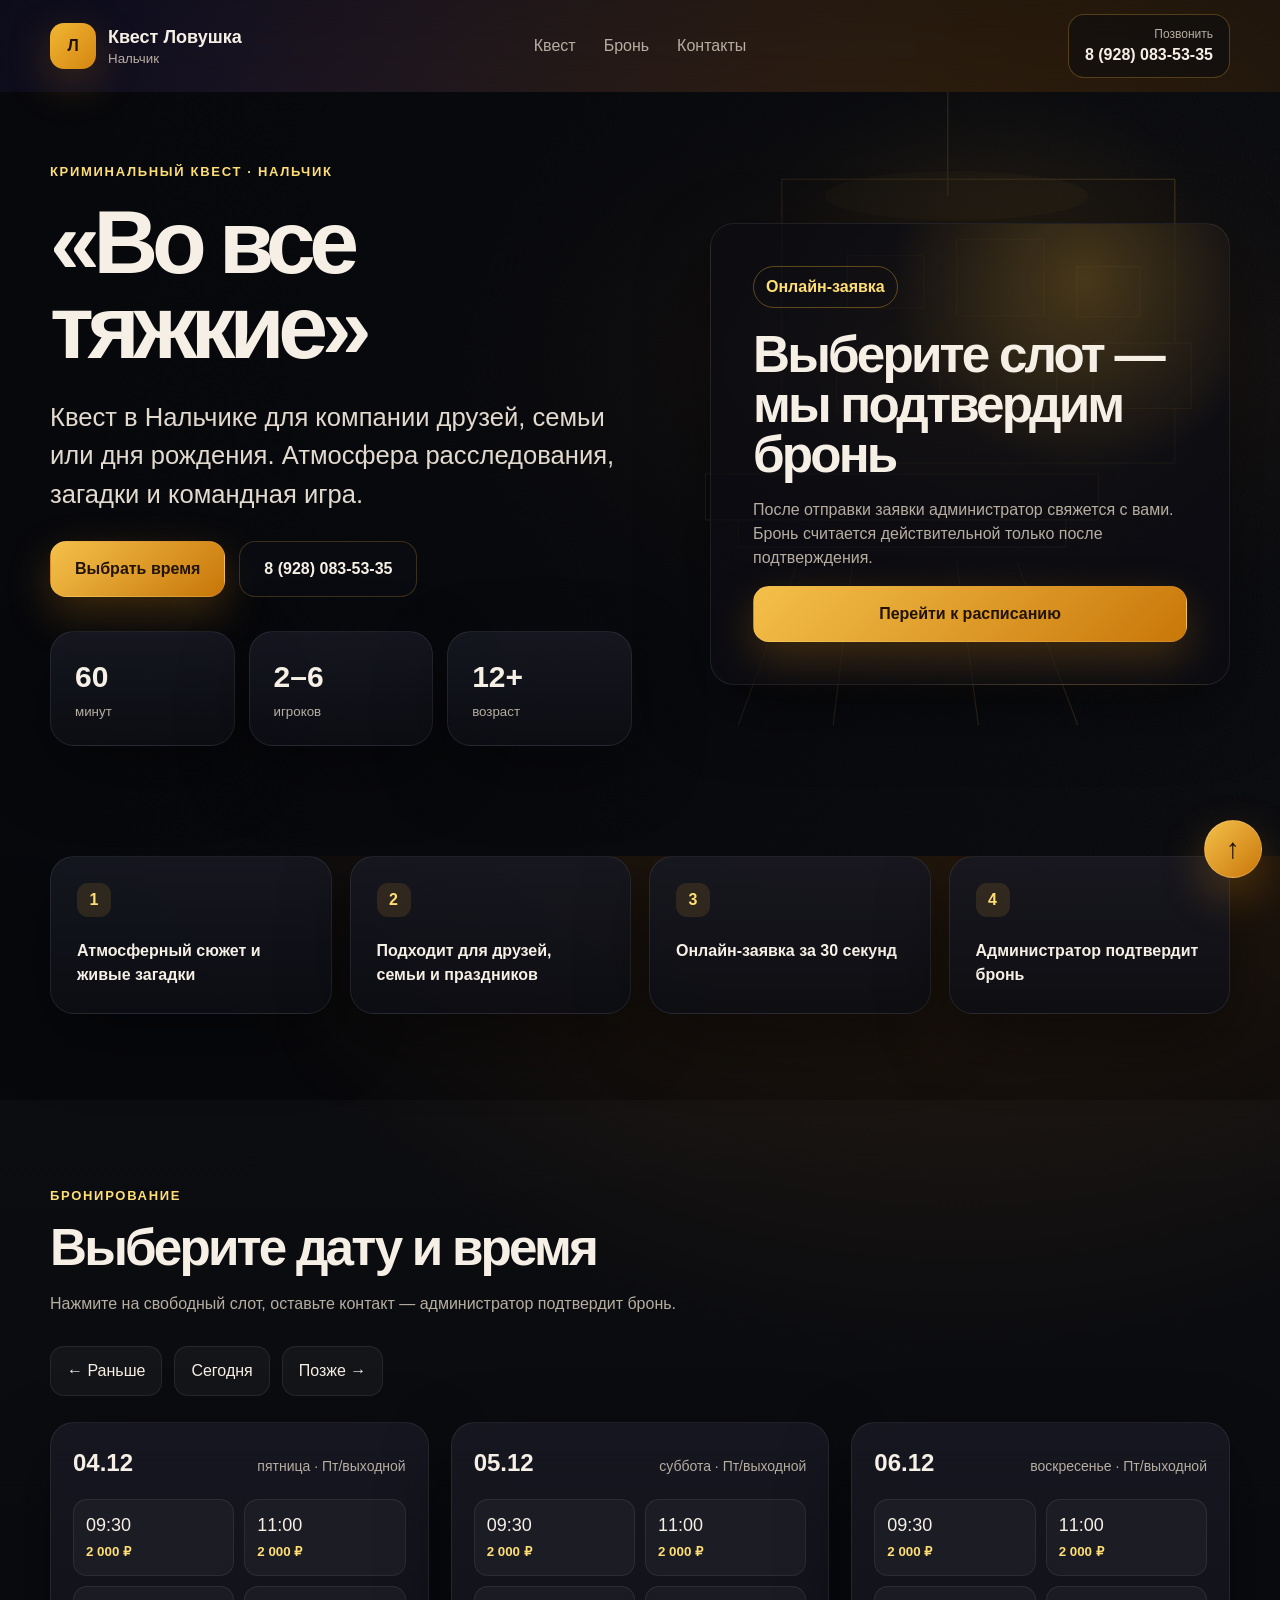
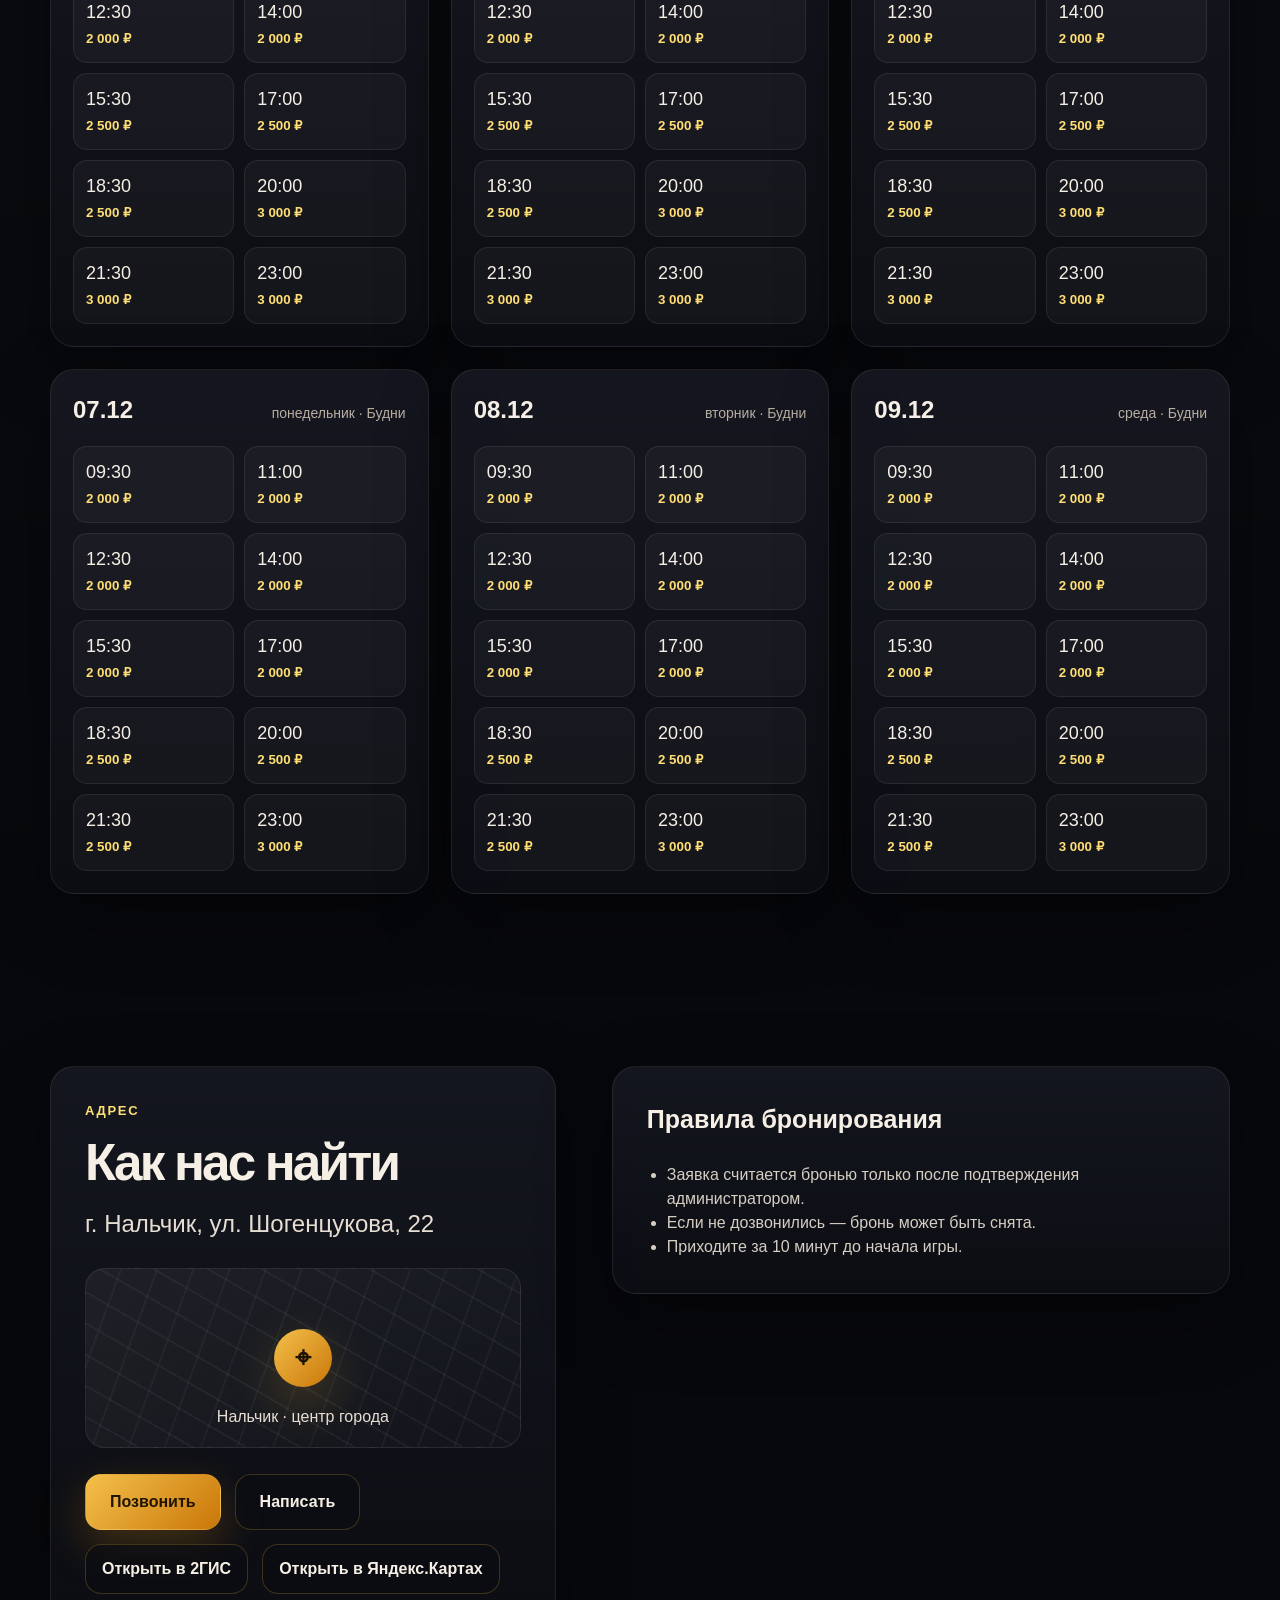
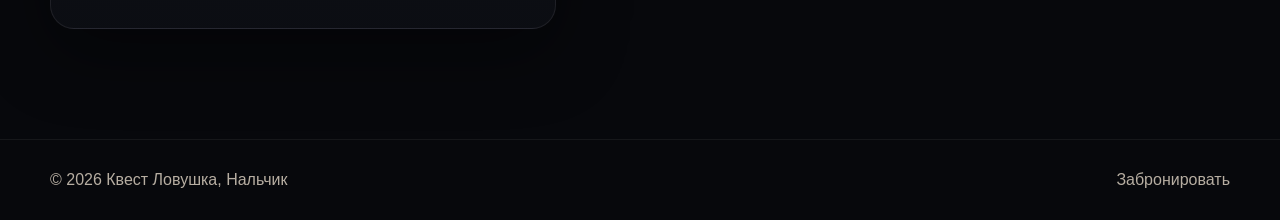
<file: index.html>
<!doctype html>
<html lang="ru">
<head>
<meta charset="utf-8" />
<meta name="viewport" content="width=device-width, initial-scale=1" />
<title>Квест Ловушка — Во все тяжкие | Нальчик</title>
<meta name="description" content="Квест «Во все тяжкие» в Нальчике. Онлайн-бронирование, цены, расписание, адрес и телефон." />
<meta name="theme-color" content="#08090d" />
<link rel="stylesheet" href="assets/styles.css" />
<script src="config.js"></script>
<script defer src="assets/app.js"></script>
</head>
<body>
<header class="site-header" id="top">
<a class="brand" href="#top"><span class="brand-mark">Л</span><span><b data-bind="businessName">Квест Ловушка</b><small data-bind="city">Нальчик</small></span></a>
<nav class="main-nav"><a href="#quest">Квест</a><a href="#booking">Бронь</a><a href="#contacts">Контакты</a></nav>
<a class="header-phone" id="headerPhone" href="tel:+79280835335"><span>Позвонить</span><b>8 (928) 083-53-35</b></a>
</header>
<main>
<section class="hero" id="quest"><div class="hero-bg"></div><div class="container hero-grid">
<div class="hero-copy"><p class="eyebrow">Криминальный квест · Нальчик</p><h1>«<span data-bind="questName">Во все тяжкие</span>»</h1><p class="lead">Квест в Нальчике для компании друзей, семьи или дня рождения.</p><div class="hero-actions"><a class="btn btn-primary" href="#booking">Выбрать время</a><a class="btn btn-ghost" id="heroPhone" href="tel:+79280835335">8 (928) 083-53-35</a></div><div class="quick-stats"><article><span>60</span><small>минут</small></article><article><span>2–6</span><small>игроков</small></article><article><span>12+</span><small>возраст</small></article></div></div>
<aside class="hero-panel"><span class="panel-kicker">Онлайн-заявка</span><h2>Выберите слот — мы подтвердим бронь</h2><p>После отправки заявки администратор свяжется с вами. Бронь считается действительной только после подтверждения.</p><a class="btn btn-primary btn-wide" href="#booking">Перейти к расписанию</a></aside>
</div></section>
<section class="section compact-section"><div class="container feature-row" id="features"></div></section>
<section class="section booking-section" id="booking"><div class="container"><div class="section-head"><p class="eyebrow">Бронирование</p><h2>Выберите дату и время</h2><p class="muted">Нажмите на свободный слот, оставьте контакт — администратор подтвердит бронь.</p></div><div class="calendar-toolbar"><button class="tool-btn" id="prevDays" type="button">← Раньше</button><button class="tool-btn" id="todayDays" type="button">Сегодня</button><button class="tool-btn" id="nextDays" type="button">Позже →</button></div><div class="booking-grid" id="bookingGrid" aria-live="polite"></div></div></section>
<section class="section contacts-section" id="contacts"><div class="container contact-grid"><div class="contact-card"><p class="eyebrow">Адрес</p><h2>Как нас найти</h2><p class="address" id="addressText">г. Нальчик, ул. Шогенцукова, 22</p><div class="map-card"><div class="map-pin">⌖</div><span>Нальчик · центр города</span></div><div class="contact-actions"><a class="btn btn-primary" id="phoneLink" href="tel:+79280835335">Позвонить</a><a class="btn btn-ghost" id="emailLink" href="mailto:questnalchik@gmail.com">Написать</a></div><div class="route-actions"><a class="route-link" id="twoGisLink" target="_blank" rel="noopener">Открыть в 2ГИС</a><a class="route-link" id="yandexMapLink" target="_blank" rel="noopener">Открыть в Яндекс.Картах</a></div></div><div class="rules-card" id="rules"></div></div></section>
</main><footer class="footer"><div class="container footer-inner"><span>© <span id="year"></span> <span data-bind="businessName">Квест Ловушка</span>, <span data-bind="city">Нальчик</span></span><a href="#booking">Забронировать</a></div></footer>
<a class="scroll-top" href="#top" aria-label="Наверх">↑</a>
<dialog class="modal" id="bookingModal"><form method="dialog" class="modal-card" id="bookingForm"><button class="modal-close" id="modalClose" value="cancel" type="button" aria-label="Закрыть">×</button><p class="eyebrow">Заявка на бронь</p><h3 id="modalTitle">Выбранный слот</h3><input type="hidden" name="date" id="formDate" /><input type="hidden" name="time" id="formTime" /><input type="hidden" name="price" id="formPrice" /><label>Имя<input name="name" required autocomplete="name" placeholder="Как к вам обращаться" /></label><label>Телефон<input name="phone" required inputmode="tel" autocomplete="tel" placeholder="+7 ..." /></label><label>Комментарий<textarea name="comment" rows="3" placeholder="Вопрос, повод, количество игроков"></textarea></label><div class="modal-actions"><button class="btn btn-primary btn-wide" type="submit">Отправить заявку</button><button class="btn btn-ghost btn-wide" id="cancelBooking" type="button">Закрыть</button></div><p class="form-note" id="formNote">После заявки администратор свяжется для подтверждения.</p></form></dialog>
</body></html>
</file>
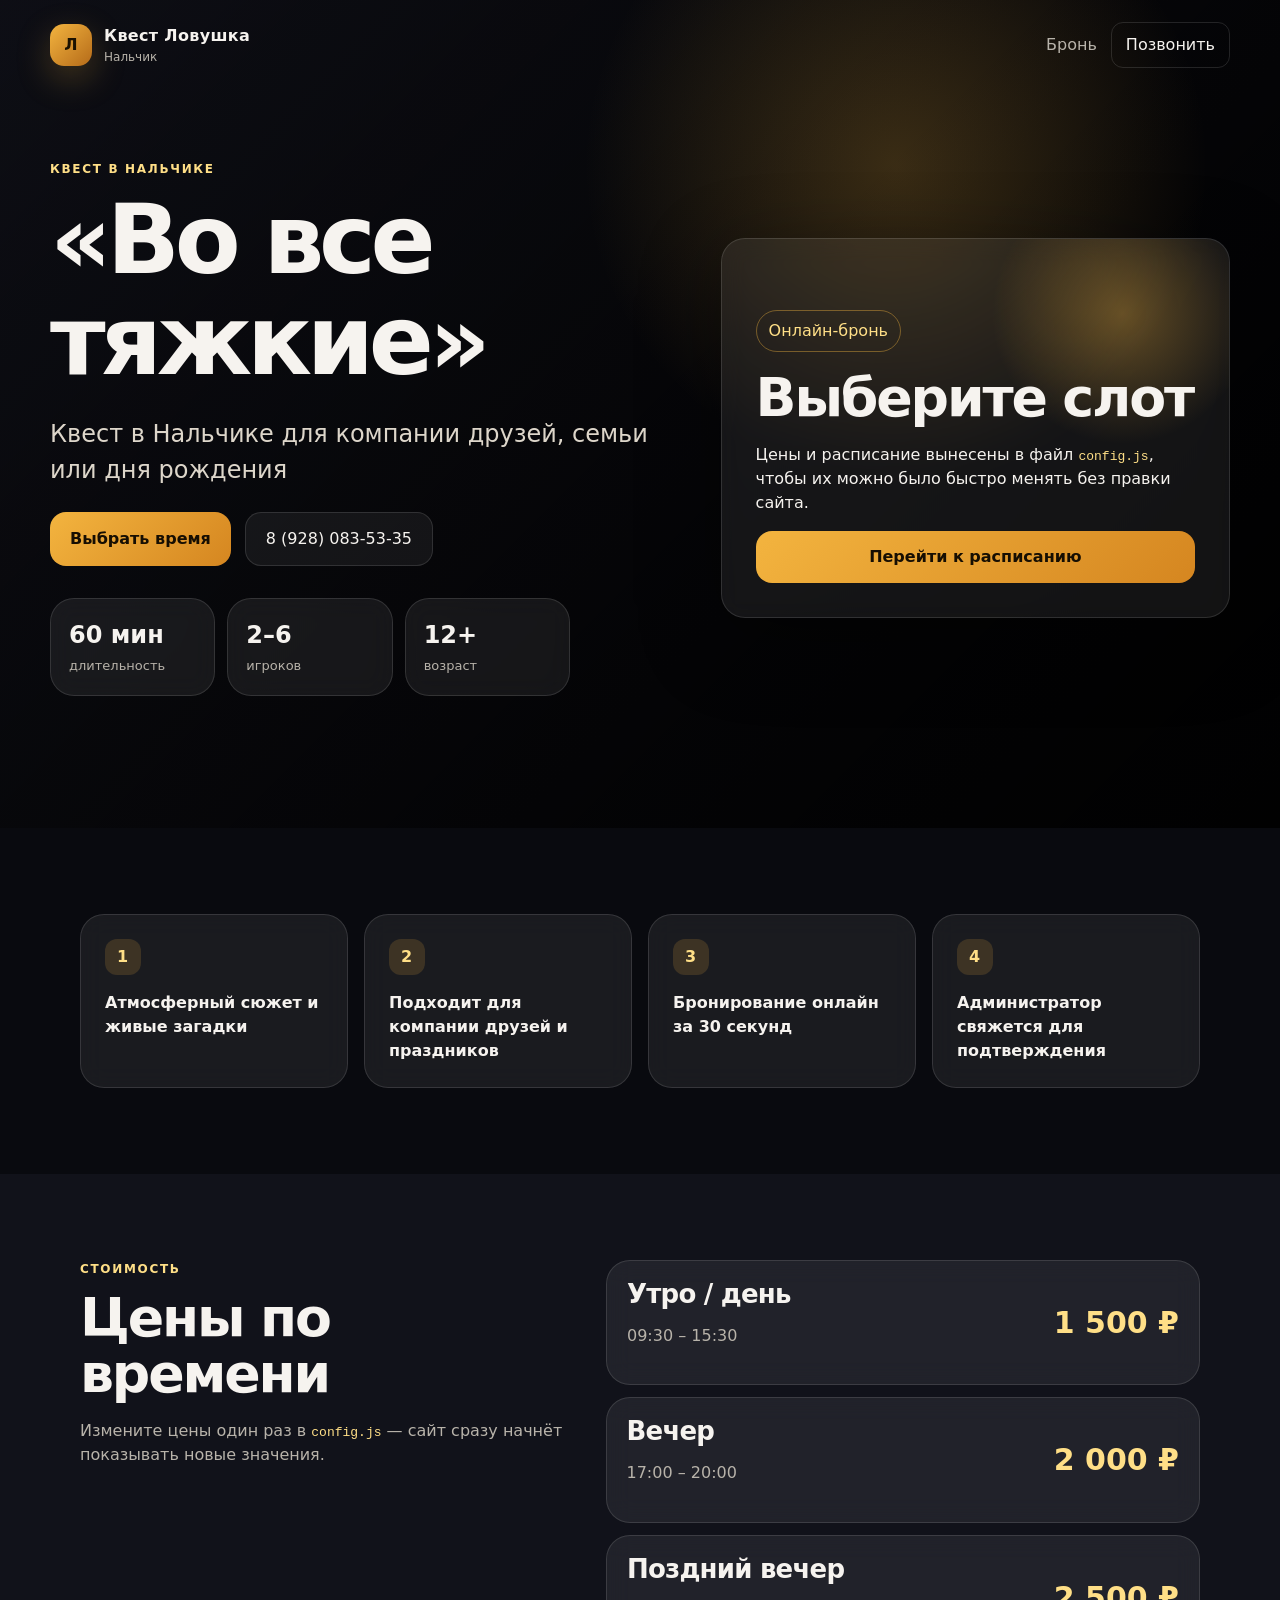
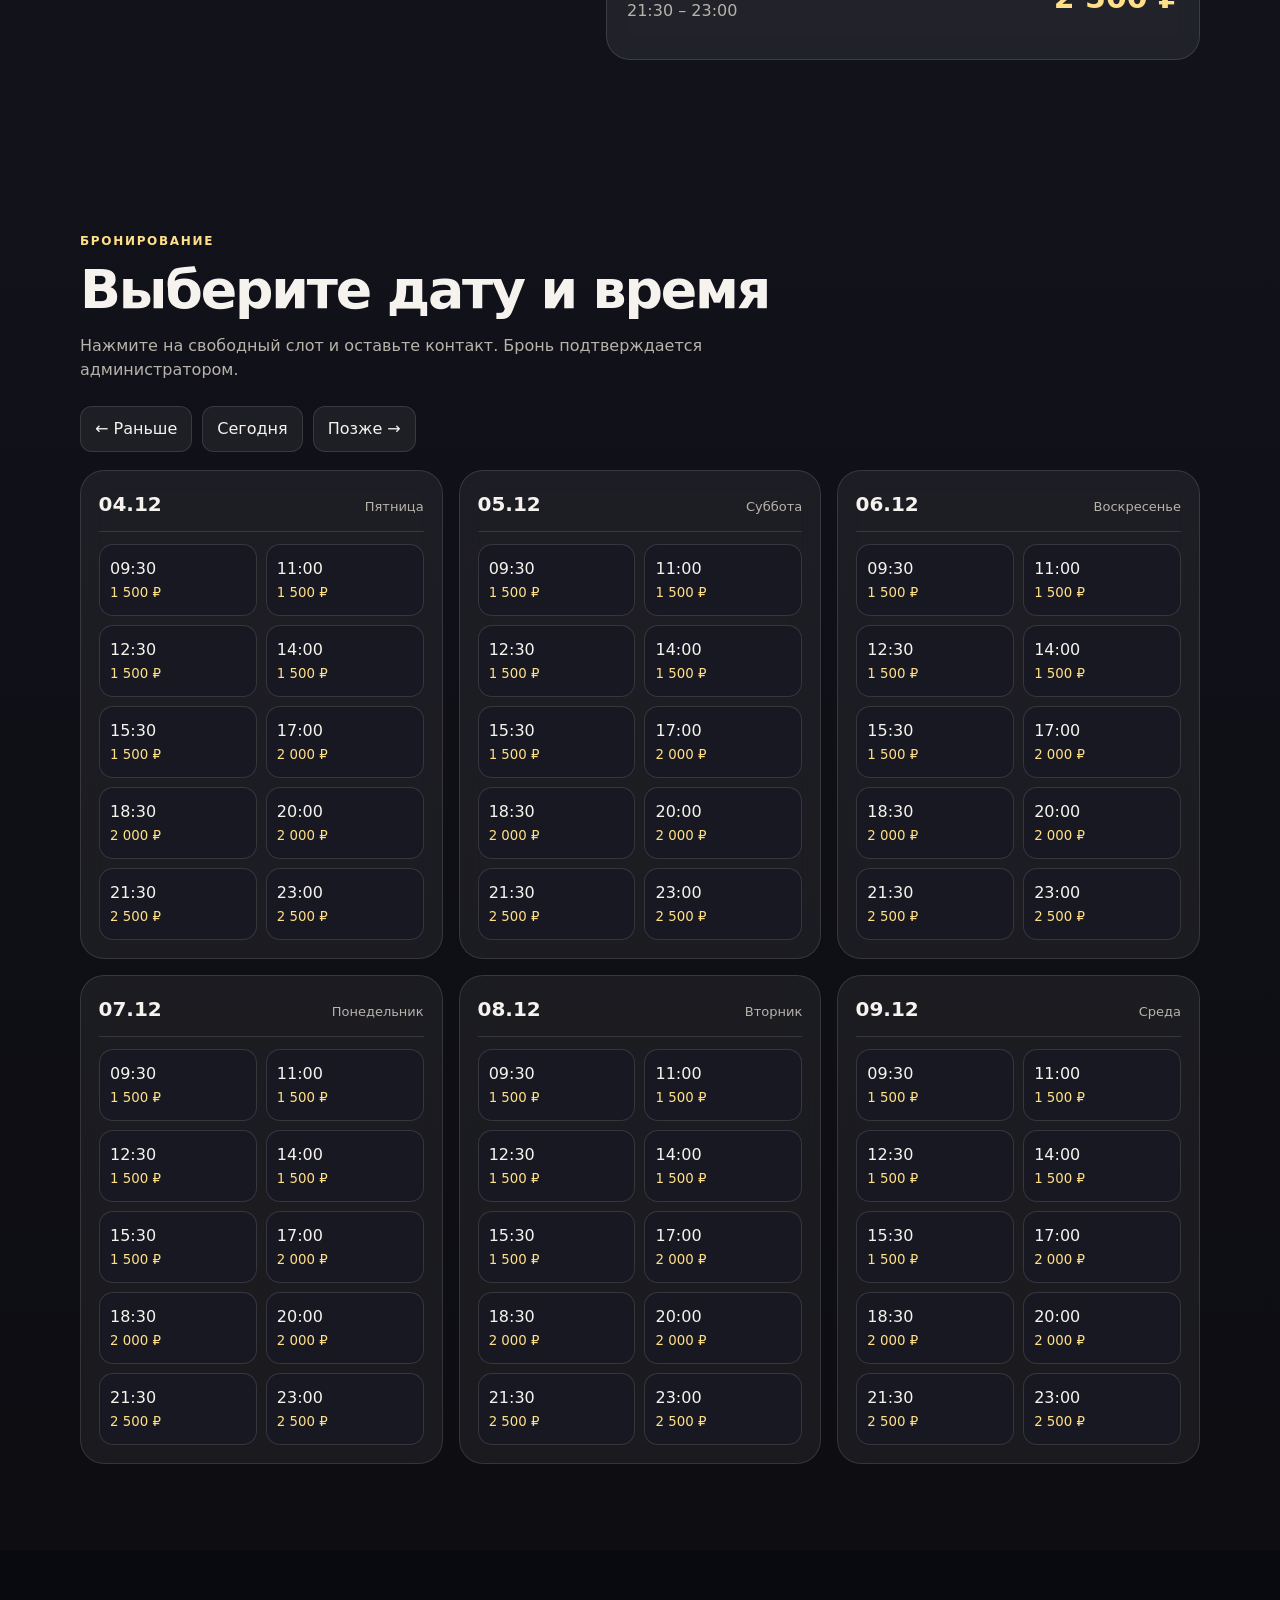
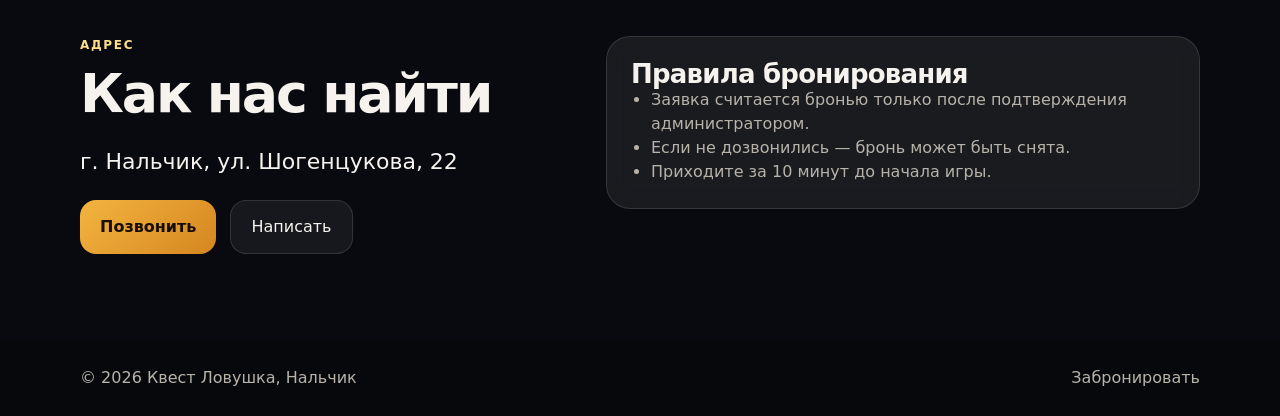
<file: quest_site/index.html>
<!doctype html>
<html lang="ru">
<head>
  <meta charset="utf-8" />
  <meta name="viewport" content="width=device-width, initial-scale=1" />
  <title>Квест Ловушка — Во все тяжкие | Нальчик</title>
  <meta name="description" content="Квест Ловушка в Нальчике. Онлайн-бронирование квеста Во все тяжкие. Адрес, цены, расписание, телефон." />
  <meta name="theme-color" content="#0d0d12" />
  <link rel="stylesheet" href="assets/styles.css" />
  <script src="config.js"></script>
  <script defer src="assets/app.js"></script>
</head>
<body>
  <header class="hero" id="top">
    <nav class="nav">
      <a class="brand" href="#top" aria-label="Квест Ловушка">
        <span class="brand-mark">Л</span>
        <span><b>Квест Ловушка</b><small>Нальчик</small></span>
      </a>
      <div class="nav-actions">
        <a href="#booking" class="nav-link">Бронь</a>
        <a href="tel:+79280835335" class="btn btn-small">Позвонить</a>
      </div>
    </nav>

    <section class="hero-grid">
      <div class="hero-copy">
        <p class="eyebrow">Квест в Нальчике</p>
        <h1>«Во все тяжкие»</h1>
        <p class="lead">Забронируйте удобное время онлайн. Администратор свяжется и подтвердит бронь.</p>
        <div class="hero-actions">
          <a href="#booking" class="btn btn-primary">Выбрать время</a>
          <a href="tel:+79280835335" class="btn btn-ghost">8 (928) 083-53-35</a>
        </div>
        <div class="stats" aria-label="Параметры квеста">
          <div><strong>60 мин</strong><span>длительность</span></div>
          <div><strong>2–6</strong><span>игроков</span></div>
          <div><strong>12+</strong><span>возраст</span></div>
        </div>
      </div>
      <div class="hero-card">
        <div class="hero-card-inner">
          <span class="badge">Онлайн-бронь</span>
          <h2>Выберите слот</h2>
          <p>Цены и расписание вынесены в файл <code>config.js</code>, чтобы их можно было быстро менять без правки сайта.</p>
          <a href="#booking" class="btn btn-primary btn-wide">Перейти к расписанию</a>
        </div>
      </div>
    </section>
  </header>

  <main>
    <section class="section section-dark">
      <div class="container cards" id="features"></div>
    </section>

    <section class="section" id="prices">
      <div class="container split">
        <div>
          <p class="eyebrow">Стоимость</p>
          <h2>Цены по времени</h2>
          <p class="muted">Измените цены один раз в <code>config.js</code> — сайт сразу начнёт показывать новые значения.</p>
        </div>
        <div class="price-list" id="priceList"></div>
      </div>
    </section>

    <section class="section booking-section" id="booking">
      <div class="container">
        <div class="section-head">
          <p class="eyebrow">Бронирование</p>
          <h2>Выберите дату и время</h2>
          <p class="muted">Нажмите на свободный слот и оставьте контакт. Бронь подтверждается администратором.</p>
        </div>
        <div class="calendar-toolbar">
          <button class="tool-btn" id="prevDays" type="button">← Раньше</button>
          <button class="tool-btn" id="todayDays" type="button">Сегодня</button>
          <button class="tool-btn" id="nextDays" type="button">Позже →</button>
        </div>
        <div class="booking-grid" id="bookingGrid" aria-live="polite"></div>
      </div>
    </section>

    <section class="section section-dark">
      <div class="container split">
        <div>
          <p class="eyebrow">Адрес</p>
          <h2>Как нас найти</h2>
          <p class="address" id="addressText">г. Нальчик, ул. Шогенцукова, 22</p>
          <div class="contact-row">
            <a class="btn btn-primary" href="tel:+79280835335" id="phoneLink">Позвонить</a>
            <a class="btn btn-ghost" href="mailto:questnalchik@gmail.com" id="emailLink">Написать</a>
          </div>
        </div>
        <div class="rules" id="rules"></div>
      </div>
    </section>
  </main>

  <footer class="footer">
    <div class="container footer-inner">
      <span>© <span id="year"></span> Квест Ловушка, Нальчик</span>
      <a href="#booking">Забронировать</a>
    </div>
  </footer>

  <dialog class="modal" id="bookingModal">
    <form method="dialog" class="modal-card" id="bookingForm">
      <button class="modal-close" value="cancel" aria-label="Закрыть">×</button>
      <p class="eyebrow">Заявка на бронь</p>
      <h3 id="modalTitle">Выбранный слот</h3>
      <input type="hidden" name="date" id="formDate" />
      <input type="hidden" name="time" id="formTime" />
      <input type="hidden" name="price" id="formPrice" />
      <label>Имя
        <input name="name" required autocomplete="name" placeholder="Как к вам обращаться" />
      </label>
      <label>Телефон
        <input name="phone" required inputmode="tel" autocomplete="tel" placeholder="+7 ..." />
      </label>
      <label>Комментарий
        <textarea name="comment" rows="3" placeholder="Вопрос, повод, количество игроков"></textarea>
      </label>
      <button class="btn btn-primary btn-wide" type="submit">Отправить заявку</button>
      <p class="form-note" id="formNote">После заявки администратор свяжется для подтверждения.</p>
    </form>
  </dialog>
</body>
</html>
</file>
<file: assets/styles.css>
:root{--bg:#07080c;--card:rgba(18,19,27,.84);--text:#f6efe5;--muted:#b7aea2;--gold:#f2b633;--gold2:#d48611;--radius:24px;--shadow:0 24px 70px rgba(0,0,0,.42);--max:1180px}*{box-sizing:border-box}html{scroll-behavior:smooth}body{margin:0;background:radial-gradient(circle at 75% 12%,rgba(211,122,15,.26),transparent 30%),radial-gradient(circle at 20% 5%,rgba(107,79,255,.10),transparent 22%),var(--bg);color:var(--text);font-family:Inter,-apple-system,BlinkMacSystemFont,"Segoe UI",Roboto,Arial,sans-serif;line-height:1.5}a{color:inherit;text-decoration:none}button,input,textarea{font:inherit}.container{width:min(var(--max),calc(100% - 40px));margin-inline:auto}.site-header{position:sticky;top:0;z-index:20;min-height:76px;display:grid;grid-template-columns:1fr auto 1fr;align-items:center;gap:20px;width:min(var(--max),calc(100% - 40px));margin:0 auto;padding:14px 0;backdrop-filter:blur(18px)}.brand{display:inline-flex;align-items:center;gap:12px}.brand-mark{width:46px;height:46px;border-radius:14px;display:grid;place-items:center;background:linear-gradient(135deg,var(--gold),var(--gold2));color:#1b1202;font-weight:900;box-shadow:0 14px 44px rgba(210,132,17,.28)}.brand b{display:block;font-size:18px}.brand small{display:block;color:var(--muted);margin-top:-2px}.main-nav{display:flex;gap:28px;color:var(--muted)}.main-nav a:hover{color:var(--text)}.header-phone{justify-self:end;display:inline-flex;flex-direction:column;align-items:flex-end;padding:10px 16px;border:1px solid rgba(242,182,51,.28);border-radius:16px;background:rgba(10,11,16,.55)}.header-phone span{color:var(--muted);font-size:12px}.hero{position:relative;min-height:710px;overflow:hidden;display:grid;align-items:center;padding:70px 0 110px}.hero-bg{position:absolute;inset:0;background:linear-gradient(90deg,rgba(7,8,12,.98) 0%,rgba(7,8,12,.86) 38%,rgba(7,8,12,.35) 100%),radial-gradient(circle at 77% 33%,rgba(242,182,51,.24),transparent 24%),url("data:image/svg+xml,%3Csvg width='1400' height='700' viewBox='0 0 1400 700' xmlns='http://www.w3.org/2000/svg'%3E%3Cdefs%3E%3Cfilter id='noise'%3E%3CfeTurbulence type='fractalNoise' baseFrequency='.85' numOctaves='4' stitchTiles='stitch'/%3E%3CfeColorMatrix type='saturate' values='0'/%3E%3CfeComponentTransfer%3E%3CfeFuncA type='table' tableValues='0 .08'/%3E%3C/feComponentTransfer%3E%3C/filter%3E%3CradialGradient id='g' cx='68%25' cy='35%25' r='42%25'%3E%3Cstop offset='0' stop-color='%23c58420' stop-opacity='.62'/%3E%3Cstop offset='.35' stop-color='%23553513' stop-opacity='.35'/%3E%3Cstop offset='1' stop-color='%2307080c' stop-opacity='0'/%3E%3C/radialGradient%3E%3C/defs%3E%3Crect width='1400' height='700' fill='%2307080c'/%3E%3Crect width='1400' height='700' fill='url(%23g)'/%3E%3Cg opacity='.42' stroke='%23dba23b' stroke-width='1'%3E%3Cpath d='M830 80h360v260H830z' fill='%23140f0b'/%3E%3Cpath d='M890 150h70v48h-70zM990 135h80v70h-80zM1100 160h58v46h-58zM880 235h95v58h-95zM1015 238h67v50h-67zM1115 230h90v60h-90z' fill='%23251a12'/%3E%3Cpath d='M760 350h360v42H760zM790 392h300v25H790z'/%3E%3Cpath d='M845 430l-55 150M1045 430l56 150M895 430l-18 150M990 430l20 150'/%3E%3Cellipse cx='990' cy='95' rx='120' ry='22' fill='%23f5be43' opacity='.16'/%3E%3Cpath d='M982 0v95'/%3E%3C/g%3E%3Crect width='1400' height='700' filter='url(%23noise)'/%3E%3C/svg%3E");background-size:cover;background-position:center}.hero-grid{position:relative;z-index:1;display:grid;grid-template-columns:1.05fr .95fr;align-items:center;gap:72px}.eyebrow{margin:0 0 18px;color:#ffde74;font-weight:900;letter-spacing:.13em;text-transform:uppercase;font-size:13px}h1,h2,h3,p{margin-top:0}h1{font-size:clamp(52px,7vw,108px);line-height:.95;letter-spacing:-.07em;margin-bottom:28px}h2{font-size:clamp(36px,4vw,62px);line-height:.98;letter-spacing:-.055em;margin-bottom:18px}h3{font-size:25px}.lead{max-width:620px;font-size:clamp(19px,2vw,28px);color:#e3dacf;margin-bottom:28px}.hero-actions,.contact-actions,.modal-actions,.route-actions{display:flex;gap:14px;flex-wrap:wrap}.btn,.route-link{border:1px solid rgba(255,255,255,.08);border-radius:16px;min-height:54px;padding:15px 24px;display:inline-flex;align-items:center;justify-content:center;color:var(--text);font-weight:900;cursor:pointer;background:rgba(255,255,255,.04)}.btn-primary{background:linear-gradient(135deg,#f4c04a,#c97709);color:#211403;box-shadow:0 16px 44px rgba(210,132,17,.28)}.btn-ghost,.route-link{background:rgba(12,13,19,.72);border-color:rgba(242,182,51,.22)}.btn-wide{width:100%}.quick-stats{display:grid;grid-template-columns:repeat(3,1fr);gap:14px;margin-top:34px}.quick-stats article,.hero-panel,.feature-card,.day-card,.contact-card,.rules-card,.modal-card{border:1px solid rgba(255,255,255,.08);background:linear-gradient(180deg,rgba(23,24,34,.88),rgba(13,14,20,.88));border-radius:var(--radius);box-shadow:var(--shadow)}.quick-stats article{padding:22px 24px}.quick-stats span{display:block;font-size:30px;font-weight:900}.quick-stats small,.hero-panel p,.muted{color:var(--muted)}.hero-panel{padding:42px;max-width:520px;margin-left:auto;background:radial-gradient(circle at 72% 12%,rgba(242,182,51,.24),transparent 35%),rgba(12,13,19,.75)}.panel-kicker{display:inline-flex;padding:8px 12px;border-radius:999px;border:1px solid rgba(242,182,51,.35);color:#ffde74;font-weight:800;margin-bottom:22px}.section{padding:86px 0}.compact-section{padding-top:0}.feature-row{display:grid;grid-template-columns:repeat(4,1fr);gap:18px}.feature-card{padding:26px}.feature-card span{width:34px;height:34px;border-radius:11px;display:grid;place-items:center;background:rgba(242,182,51,.12);color:#ffde74;font-weight:900;margin-bottom:22px}.contact-grid{display:grid;grid-template-columns:.9fr 1.1fr;gap:56px;align-items:start}.booking-section{background:linear-gradient(180deg,rgba(255,255,255,.02),rgba(255,255,255,0))}.section-head{max-width:780px;margin-bottom:30px}.calendar-toolbar{display:flex;gap:12px;margin-bottom:26px}.tool-btn{border:1px solid rgba(255,255,255,.08);background:rgba(255,255,255,.04);color:var(--text);border-radius:14px;padding:12px 16px;cursor:pointer}.booking-grid{display:grid;grid-template-columns:repeat(3,1fr);gap:22px}.day-card{padding:22px}.day-head{display:flex;align-items:baseline;justify-content:space-between;gap:10px;margin-bottom:18px}.day-head strong{font-size:24px}.day-head span{color:var(--muted);font-size:14px;text-align:right}.slot-list{display:grid;grid-template-columns:1fr 1fr;gap:10px}.slot{min-height:70px;border:1px solid rgba(255,255,255,.08);background:rgba(255,255,255,.035);color:var(--text);border-radius:14px;padding:12px;text-align:left;cursor:pointer}.slot:hover{border-color:rgba(242,182,51,.65);transform:translateY(-1px)}.slot span{display:block;font-size:18px}.slot small{color:#ffde74;font-weight:900}.contacts-section{padding-bottom:110px}.contact-card,.rules-card{padding:34px}.address{font-size:24px;color:#e7ded3}.map-card{height:180px;display:grid;place-items:center;margin:26px 0;border-radius:20px;border:1px solid rgba(255,255,255,.08);background:linear-gradient(135deg,rgba(255,255,255,.06),rgba(255,255,255,.02)),repeating-linear-gradient(30deg,transparent 0 25px,rgba(255,255,255,.045) 25px 27px),repeating-linear-gradient(110deg,transparent 0 32px,rgba(255,255,255,.035) 32px 34px);color:#ffde74;position:relative;overflow:hidden}.map-pin{width:58px;height:58px;border-radius:999px;background:linear-gradient(135deg,#f4c04a,#c97709);color:#1f1304;display:grid;place-items:center;font-size:28px;font-weight:900;box-shadow:0 18px 50px rgba(242,182,51,.24)}.map-card span{position:absolute;bottom:18px;color:#e7ded3}.route-actions{margin-top:14px}.route-link{min-height:46px;padding:12px 16px}.rules-card ul{margin:0;padding-left:20px;color:#d6cec3}.footer{border-top:1px solid rgba(255,255,255,.06);color:var(--muted);padding:28px 0}.footer-inner{display:flex;justify-content:space-between;gap:18px}.scroll-top{position:fixed;right:18px;bottom:22px;z-index:30;width:58px;height:58px;border-radius:999px;display:grid;place-items:center;background:linear-gradient(135deg,#f4c04a,#c97709);color:#211403;font-size:28px;font-weight:900;box-shadow:0 18px 46px rgba(210,132,17,.32);border:1px solid rgba(255,255,255,.16)}.modal{width:min(520px,calc(100% - 28px));border:0;padding:0;border-radius:26px;background:transparent;color:var(--text)}.modal::backdrop{background:rgba(0,0,0,.74);backdrop-filter:blur(10px)}.modal-card{position:relative;padding:32px}.modal-close{position:absolute;top:14px;right:14px;width:40px;height:40px;border:0;border-radius:14px;background:rgba(255,255,255,.06);color:var(--text);cursor:pointer;font-size:28px}.modal-card label{display:block;margin-bottom:14px;color:var(--muted);font-weight:800}.modal-card input,.modal-card textarea{width:100%;margin-top:7px;border:1px solid rgba(255,255,255,.10);border-radius:14px;background:rgba(255,255,255,.04);color:var(--text);padding:14px 16px;outline:none}.modal-card input:focus,.modal-card textarea:focus{border-color:rgba(242,182,51,.65)}.form-note{color:var(--muted);margin:16px 0 0;font-size:14px}@media(max-width:980px){.site-header{grid-template-columns:1fr auto}.main-nav{display:none}.hero-grid,.contact-grid{grid-template-columns:1fr}.hero-panel{max-width:none;margin-left:0}.feature-row,.booking-grid{grid-template-columns:1fr 1fr}}@media(max-width:640px){.container,.site-header{width:min(100% - 24px,var(--max))}.header-phone{display:none}.hero{min-height:auto;padding:42px 0 70px}h1{font-size:50px}h2{font-size:38px}.lead{font-size:19px}.hero-actions,.contact-actions,.modal-actions,.route-actions{flex-direction:column}.quick-stats,.feature-row,.booking-grid,.slot-list{grid-template-columns:1fr}.section{padding:58px 0}.footer-inner{flex-direction:column}.scroll-top{right:14px;bottom:18px;width:54px;height:54px}}
</file>
<file: quest_site/assets/styles.css>
:root {
  --bg: #0d0d12;
  --panel: #171821;
  --panel2: #222330;
  --text: #f6f3ef;
  --muted: #b8b3aa;
  --accent: #f3b43f;
  --accent2: #ffdf87;
  --line: rgba(255,255,255,.12);
  --danger: #8b1d21;
  --ok: #1f7a4d;
  --shadow: 0 22px 80px rgba(0,0,0,.42);
}
* { box-sizing: border-box; }
html { scroll-behavior: smooth; }
body {
  margin: 0;
  font-family: Inter, system-ui, -apple-system, BlinkMacSystemFont, "Segoe UI", sans-serif;
  color: var(--text);
  background: var(--bg);
  line-height: 1.5;
}
a { color: inherit; text-decoration: none; }
button, input, textarea { font: inherit; }
.container { width: min(1120px, calc(100% - 32px)); margin: 0 auto; }
.hero {
  min-height: 92vh;
  background:
    radial-gradient(circle at 70% 20%, rgba(243,180,63,.22), transparent 28%),
    linear-gradient(135deg, rgba(0,0,0,.25), rgba(0,0,0,.9)),
    linear-gradient(135deg, #12131c, #08080b);
  overflow: hidden;
}
.nav {
  width: min(1180px, calc(100% - 32px));
  margin: 0 auto;
  display: flex; align-items: center; justify-content: space-between;
  padding: 22px 0;
}
.brand { display: flex; align-items: center; gap: 12px; }
.brand b { display: block; letter-spacing: .02em; }
.brand small { display: block; color: var(--muted); font-size: 12px; }
.brand-mark {
  display: grid; place-items: center;
  width: 42px; height: 42px; border-radius: 14px;
  background: linear-gradient(135deg, var(--accent), #b56b19);
  color: #1b1100; font-weight: 900;
  box-shadow: 0 12px 34px rgba(243,180,63,.25);
}
.nav-actions { display: flex; gap: 14px; align-items: center; }
.nav-link { color: var(--muted); }
.hero-grid {
  width: min(1180px, calc(100% - 32px));
  margin: 0 auto;
  display: grid;
  grid-template-columns: 1.1fr .9fr;
  gap: 48px;
  align-items: center;
  padding: 70px 0 110px;
}
.eyebrow { color: var(--accent2); text-transform: uppercase; letter-spacing: .14em; font-size: 12px; font-weight: 800; margin: 0 0 12px; }
h1, h2, h3 { margin: 0; line-height: 1.05; }
h1 { font-size: clamp(44px, 8vw, 96px); letter-spacing: -.055em; }
h2 { font-size: clamp(30px, 4.2vw, 56px); letter-spacing: -.04em; }
h3 { font-size: 26px; letter-spacing: -.03em; }
.lead { font-size: clamp(18px, 2vw, 24px); color: #ddd6ca; max-width: 660px; margin: 24px 0; }
.hero-actions, .contact-row { display: flex; gap: 14px; flex-wrap: wrap; }
.btn {
  display: inline-flex; align-items: center; justify-content: center;
  border: 1px solid var(--line);
  border-radius: 16px;
  padding: 14px 20px;
  min-height: 48px;
  cursor: pointer;
  transition: transform .18s ease, border-color .18s ease, background .18s ease;
}
.btn:hover { transform: translateY(-1px); }
.btn-primary { background: linear-gradient(135deg, var(--accent), #d58620); color: #160e02; border: 0; font-weight: 900; }
.btn-ghost { background: rgba(255,255,255,.06); color: var(--text); }
.btn-small { padding: 10px 14px; min-height: 40px; border-radius: 12px; }
.btn-wide { width: 100%; }
.stats { display: grid; grid-template-columns: repeat(3, 1fr); gap: 12px; margin-top: 32px; max-width: 520px; }
.stats div, .hero-card-inner, .feature-card, .price-card, .day-card, .rules, .modal-card {
  background: rgba(255,255,255,.07);
  border: 1px solid var(--line);
  border-radius: 24px;
  backdrop-filter: blur(12px);
}
.stats div { padding: 18px; }
.stats strong { display: block; font-size: 24px; }
.stats span { color: var(--muted); font-size: 13px; }
.hero-card { perspective: 1200px; }
.hero-card-inner { padding: 34px; min-height: 380px; display: flex; flex-direction: column; justify-content: flex-end; box-shadow: var(--shadow); position: relative; overflow: hidden; }
.hero-card-inner:before {
  content: '';
  position: absolute; inset: -40px;
  background: radial-gradient(circle, rgba(243,180,63,.35), transparent 35%);
  transform: translate(25%, -25%);
}
.hero-card-inner > * { position: relative; }
.badge { display: inline-block; width: fit-content; padding: 8px 12px; border: 1px solid rgba(243,180,63,.4); border-radius: 999px; color: var(--accent2); margin-bottom: 18px; }
code { color: var(--accent2); }
.section { padding: 86px 0; background: #11121a; }
.section-dark { background: #090a0f; }
.cards { display: grid; grid-template-columns: repeat(4, 1fr); gap: 16px; }
.feature-card { padding: 24px; }
.feature-card span { display: grid; place-items: center; width: 36px; height: 36px; border-radius: 12px; background: rgba(243,180,63,.16); color: var(--accent2); font-weight: 900; margin-bottom: 16px; }
.split { display: grid; grid-template-columns: .9fr 1.1fr; gap: 40px; align-items: start; }
.muted { color: var(--muted); }
.price-list { display: grid; gap: 12px; }
.price-card { padding: 20px; display: flex; justify-content: space-between; gap: 18px; align-items: center; }
.price-card strong { font-size: 30px; color: var(--accent2); white-space: nowrap; }
.booking-section { background: linear-gradient(180deg, #11121a, #0d0d12); }
.section-head { max-width: 740px; margin-bottom: 24px; }
.calendar-toolbar { display: flex; gap: 10px; margin-bottom: 18px; flex-wrap: wrap; }
.tool-btn { border: 1px solid var(--line); background: rgba(255,255,255,.06); color: var(--text); border-radius: 12px; padding: 10px 14px; cursor: pointer; }
.booking-grid { display: grid; grid-template-columns: repeat(3, 1fr); gap: 16px; }
.day-card { padding: 18px; background: rgba(255,255,255,.055); }
.day-head { display: flex; justify-content: space-between; align-items: baseline; border-bottom: 1px solid var(--line); padding-bottom: 12px; margin-bottom: 12px; }
.day-head strong { font-size: 20px; }
.day-head span { color: var(--muted); font-size: 13px; text-transform: capitalize; }
.slot-list { display: grid; grid-template-columns: repeat(2, 1fr); gap: 9px; }
.slot {
  border: 1px solid rgba(255,255,255,.13);
  background: #171821;
  color: var(--text);
  border-radius: 14px;
  padding: 12px 10px;
  cursor: pointer;
  text-align: left;
}
.slot:hover { border-color: rgba(243,180,63,.65); }
.slot small { display: block; color: var(--accent2); margin-top: 2px; }
.slot.closed { opacity: .42; cursor: not-allowed; text-decoration: line-through; }
.address { font-size: 22px; }
.rules { padding: 24px; }
.rules ul { margin: 0; padding-left: 20px; color: var(--muted); }
.footer { padding: 26px 0; background: #07080c; color: var(--muted); }
.footer-inner { display: flex; justify-content: space-between; gap: 14px; }
.modal { border: 0; padding: 0; background: transparent; color: var(--text); width: min(520px, calc(100% - 28px)); }
.modal::backdrop { background: rgba(0,0,0,.76); backdrop-filter: blur(8px); }
.modal-card { padding: 26px; background: #151720; box-shadow: var(--shadow); position: relative; }
.modal-close { position: absolute; right: 16px; top: 14px; width: 38px; height: 38px; border: 1px solid var(--line); border-radius: 50%; background: transparent; color: var(--text); font-size: 24px; cursor: pointer; }
label { display: grid; gap: 8px; margin: 16px 0; color: var(--muted); }
input, textarea { width: 100%; border: 1px solid var(--line); border-radius: 14px; background: rgba(255,255,255,.07); color: var(--text); padding: 13px 14px; outline: none; }
input:focus, textarea:focus { border-color: rgba(243,180,63,.72); }
.form-note { font-size: 13px; color: var(--muted); margin-bottom: 0; }
@media (max-width: 900px) {
  .hero-grid, .split { grid-template-columns: 1fr; }
  .cards { grid-template-columns: repeat(2, 1fr); }
  .booking-grid { grid-template-columns: 1fr; }
  .hero { min-height: auto; }
}
@media (max-width: 560px) {
  .nav { align-items: flex-start; }
  .nav-link { display: none; }
  .hero-grid { padding: 40px 0 72px; }
  .stats { grid-template-columns: 1fr; }
  .cards { grid-template-columns: 1fr; }
  .slot-list { grid-template-columns: 1fr 1fr; }
  .price-card { align-items: flex-start; flex-direction: column; }
  .footer-inner { flex-direction: column; }
}
</file>
